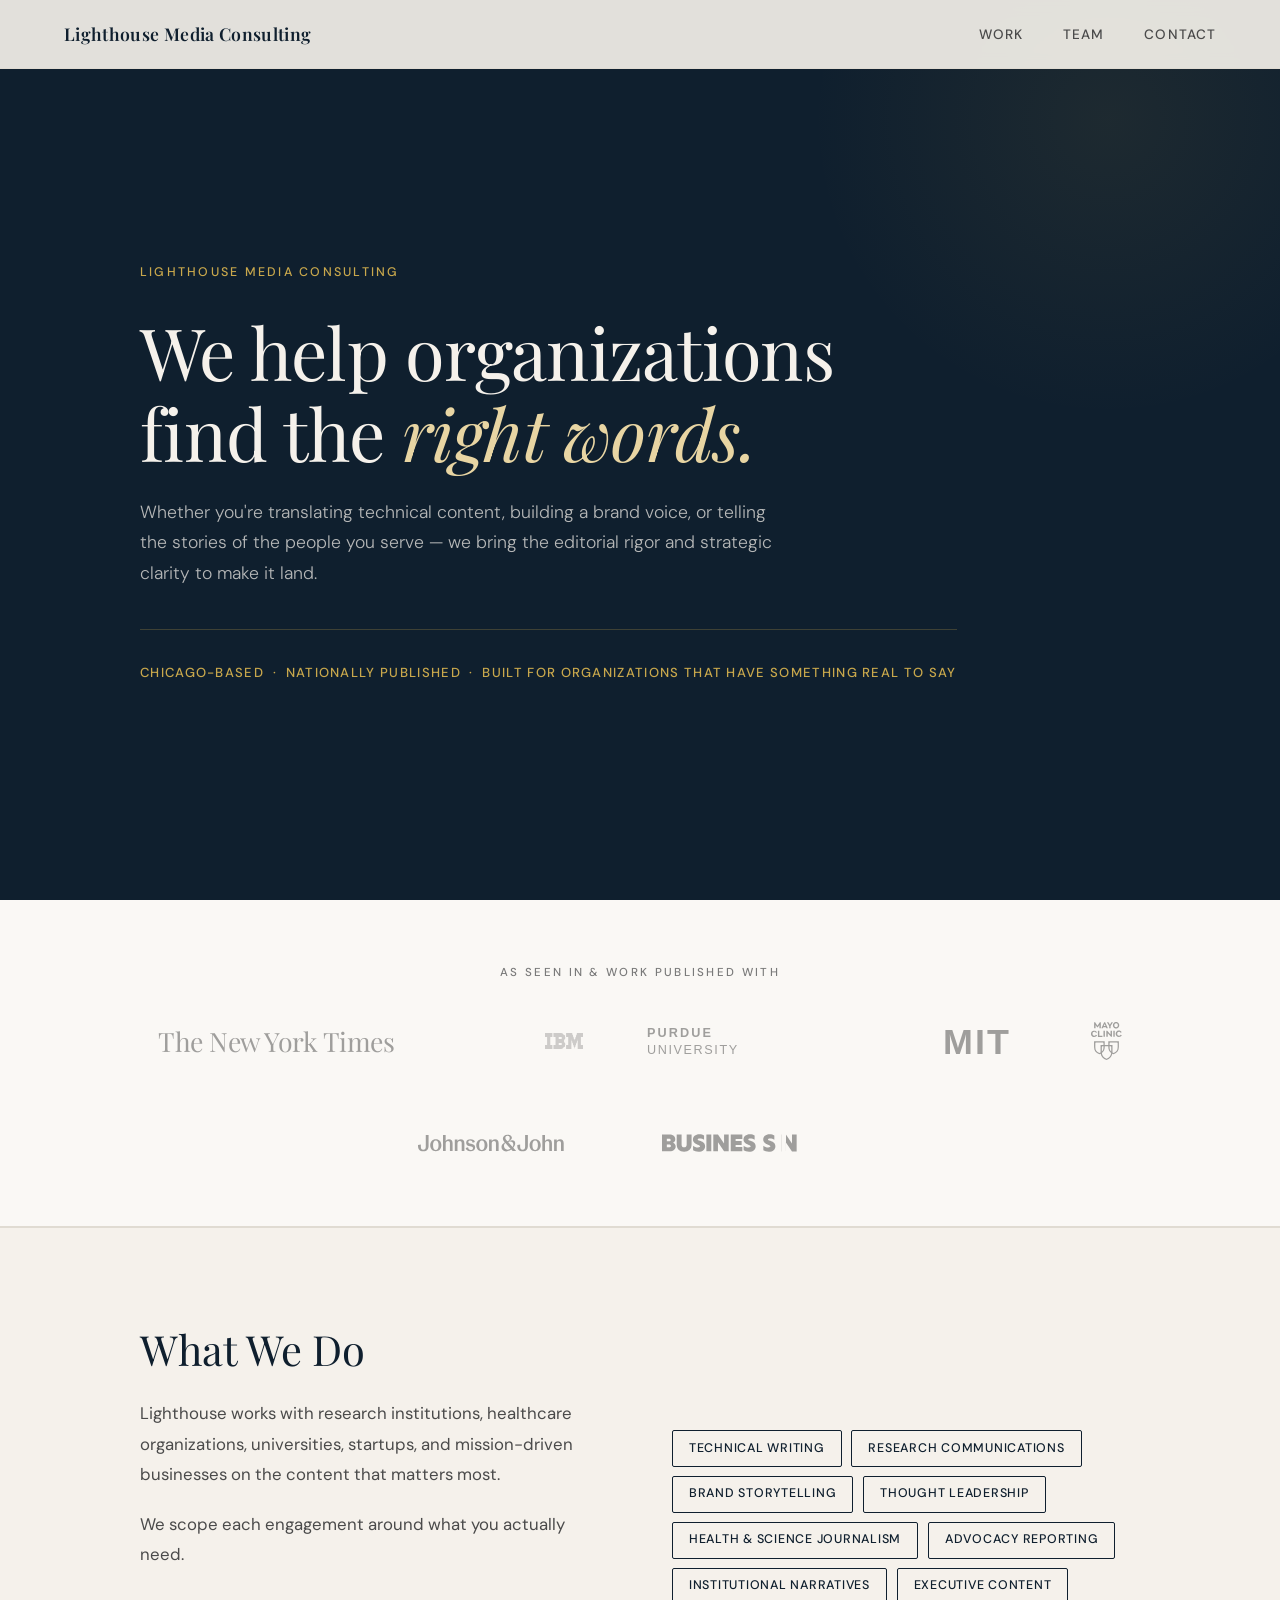
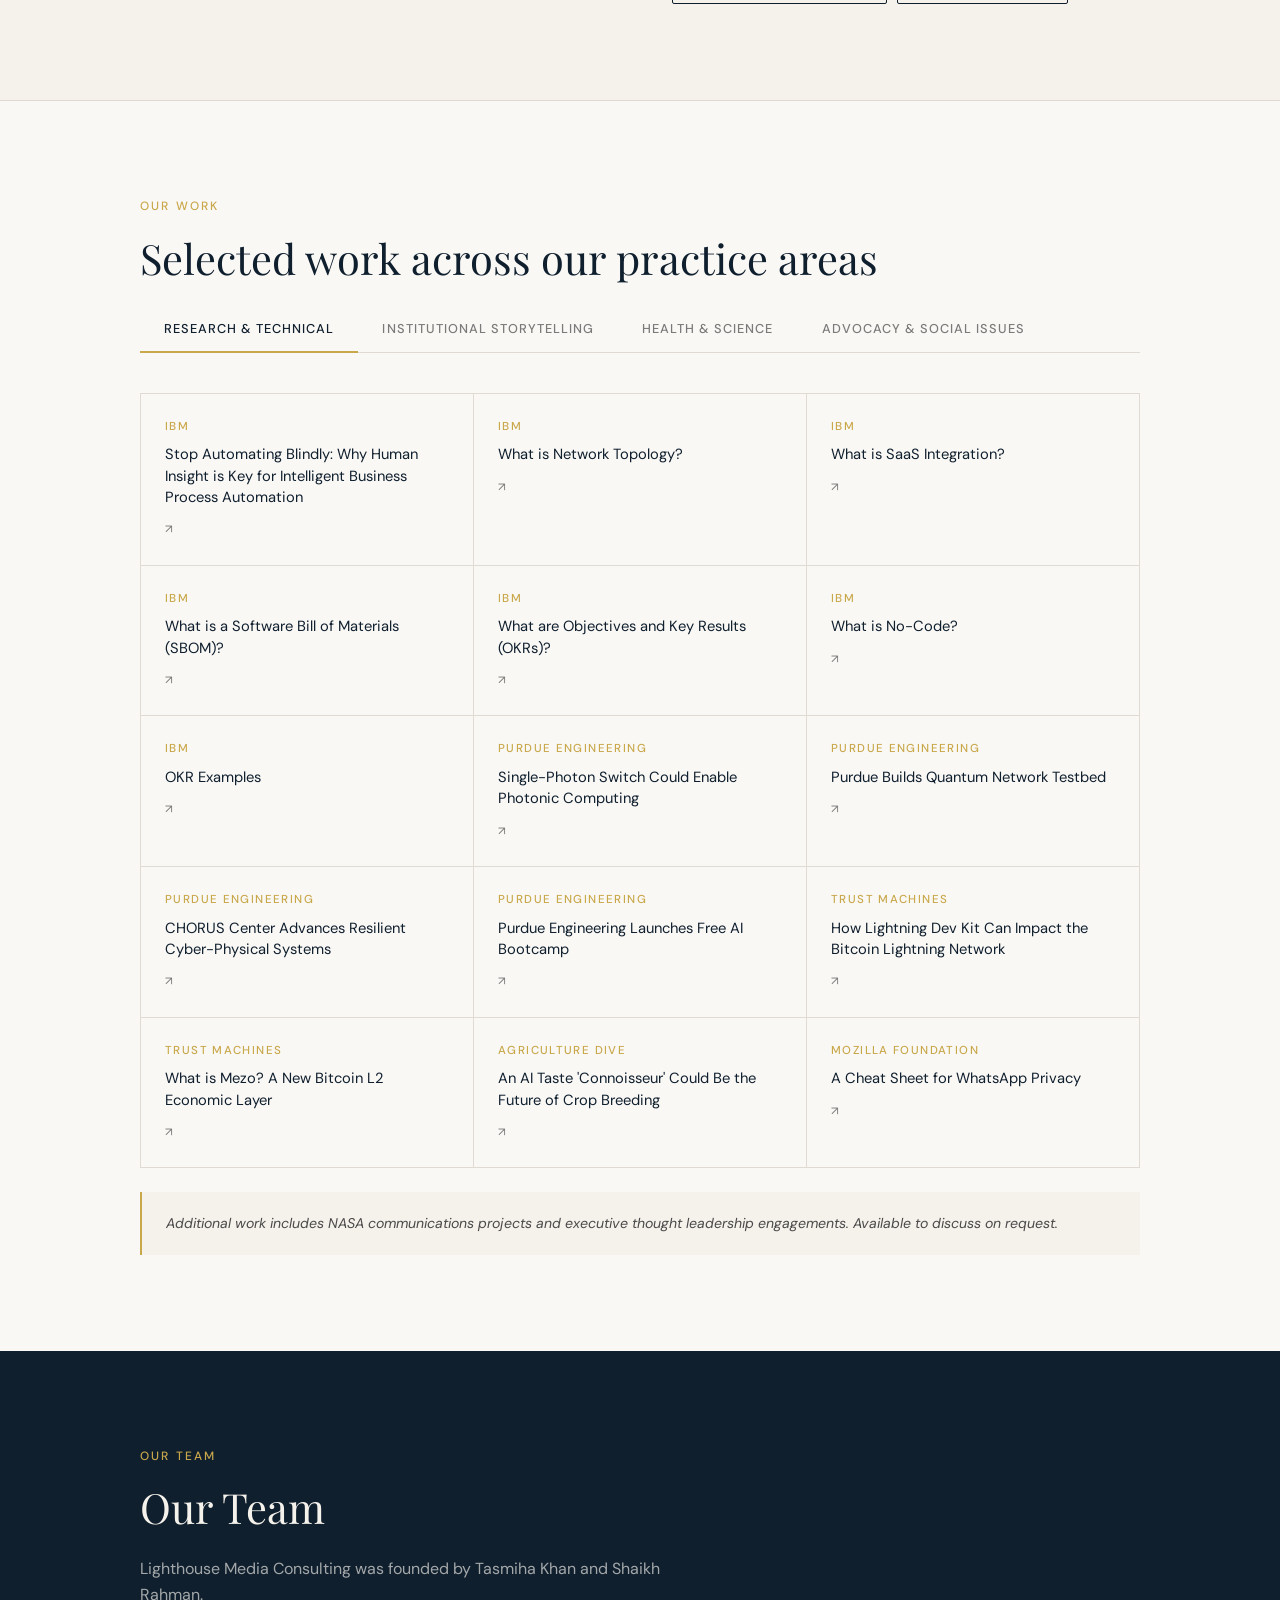
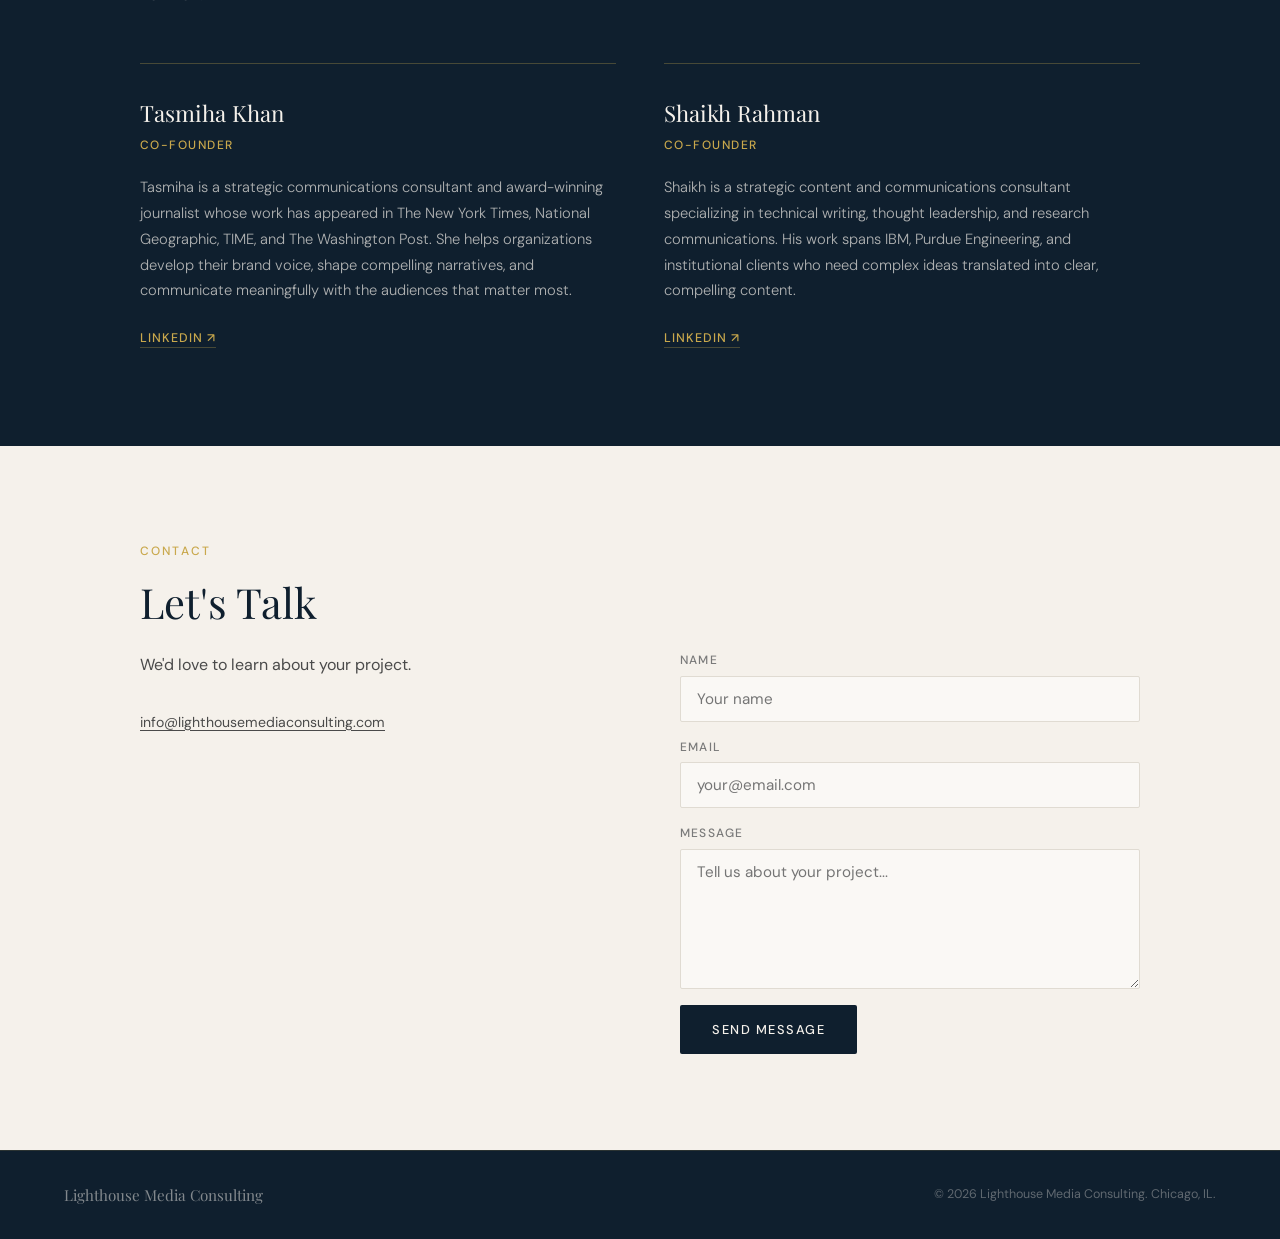
<file: index.html>
<!DOCTYPE html>
<html lang="en">
<head>
  <meta charset="UTF-8" />
  <meta name="viewport" content="width=device-width, initial-scale=1.0" />
  <title>Lighthouse Media Consulting</title>
  <link rel="preconnect" href="https://fonts.googleapis.com" />
  <link rel="preconnect" href="https://fonts.gstatic.com" crossorigin />
  <link href="https://fonts.googleapis.com/css2?family=Playfair+Display:ital,wght@0,400;0,600;1,400&family=DM+Sans:wght@300;400;500&display=swap" rel="stylesheet" />
  <style>
    :root {
      --navy: #0f1f2e;
      --cream: #f5f1eb;
      --gold: #c9a84c;
      --gold-light: #e8d5a3;
      --warm-white: #faf8f5;
      --text-dark: #1a1a1a;
      --text-mid: #4a4a4a;
      --text-light: #7a7a7a;
      --border: #e0dbd2;
    }

    * {
      margin: 0;
      padding: 0;
      box-sizing: border-box;
    }

    html {
      scroll-behavior: smooth;
    }

    body {
      font-family: 'DM Sans', sans-serif;
      background: var(--warm-white);
      color: var(--text-dark);
      font-size: 16px;
      line-height: 1.6;
    }

    /* NAV */
    nav {
      position: fixed;
      top: 0;
      left: 0;
      right: 0;
      z-index: 100;
      display: flex;
      justify-content: space-between;
      align-items: center;
      padding: 1.25rem 4rem;
      background: rgba(245, 241, 235, 0.92);
      backdrop-filter: blur(8px);
      border-bottom: 1px solid var(--border);
    }

    .nav-logo {
      font-family: 'Playfair Display', serif;
      font-size: 1.1rem;
      font-weight: 600;
      color: var(--navy);
      letter-spacing: 0.02em;
      text-decoration: none;
    }

    .nav-links {
      display: flex;
      gap: 2.5rem;
      list-style: none;
    }

    .nav-links a {
      font-size: 0.85rem;
      font-weight: 500;
      color: var(--text-mid);
      text-decoration: none;
      letter-spacing: 0.08em;
      text-transform: uppercase;
      transition: color 0.2s;
    }

    .nav-links a:hover {
      color: var(--navy);
    }

    /* HERO */
    .hero {
      min-height: 100vh;
      display: flex;
      align-items: center;
      justify-content: center;
      padding: 8rem 4rem 5rem;
      background: var(--navy);
      position: relative;
      overflow: hidden;
    }

    .hero::before {
      content: '';
      position: absolute;
      top: -20%;
      right: -10%;
      width: 600px;
      height: 600px;
      background: radial-gradient(circle, rgba(201, 168, 76, 0.08) 0%, transparent 70%);
      pointer-events: none;
    }



    .hero-inner {
      max-width: 1000px;
      width: 100%;
      margin: 0 auto;
      animation: fadeUp 0.9s ease forwards;
      opacity: 0;
    }

    .hero-eyebrow {
      font-size: 0.78rem;
      font-weight: 500;
      letter-spacing: 0.18em;
      text-transform: uppercase;
      color: var(--gold);
      margin-bottom: 1.75rem;
    }

    .hero h1 {
      font-family: 'Playfair Display', serif;
      font-size: clamp(2.8rem, 6vw, 4.5rem);
      font-weight: 400;
      line-height: 1.12;
      color: var(--cream);
      margin-bottom: 1.5rem;
      letter-spacing: -0.01em;
    }

    .hero h1 em {
      font-style: italic;
      color: var(--gold-light);
    }

    .hero-sub {
      font-size: 1.1rem;
      font-weight: 300;
      color: rgba(245, 241, 235, 0.72);
      max-width: 640px;
      line-height: 1.75;
      margin-bottom: 2.5rem;
    }

    .hero-tagline {
      font-size: 0.82rem;
      font-weight: 500;
      letter-spacing: 0.1em;
      text-transform: uppercase;
      color: var(--gold);
      padding-top: 2rem;
      border-top: 1px solid rgba(201, 168, 76, 0.25);
      display: inline-block;
    }

    /* SECTIONS */
    section {
      padding: 6rem 4rem;
    }

    .section-inner {
      max-width: 1000px;
      margin: 0 auto;
    }

    .section-label {
      font-size: 0.75rem;
      font-weight: 500;
      letter-spacing: 0.18em;
      text-transform: uppercase;
      color: var(--gold);
      margin-bottom: 1rem;
    }

    .section-title {
      font-family: 'Playfair Display', serif;
      font-size: clamp(1.8rem, 3.5vw, 2.6rem);
      font-weight: 400;
      color: var(--navy);
      margin-bottom: 1.5rem;
      line-height: 1.2;
    }

    /* LOGO BAR */
    .logo-bar {
      background: var(--warm-white);
      padding: 4rem 4rem;
      border-bottom: 1px solid var(--border);
    }

    .logo-bar-inner {
      max-width: 1000px;
      margin: 0 auto;
      display: flex;
      flex-direction: column;
      align-items: center;
      gap: 2.5rem;
    }

    .logo-bar-label {
      font-size: 0.72rem;
      font-weight: 500;
      letter-spacing: 0.2em;
      text-transform: uppercase;
      color: var(--text-light);
      text-align: center;
    }

    .logo-bar-logos {
      display: flex;
      align-items: center;
      justify-content: center;
      flex-wrap: wrap;
      gap: 4rem;
      width: 100%;
    }

    .logo-item {
      color: var(--text-dark);
      opacity: 0.4;
      height: 38px;
      width: auto;
      flex-shrink: 0;
      display: block;
      transition: opacity 0.2s;
    }

    .logo-item:hover {
      opacity: 0.75;
    }

    @media (max-width: 768px) {
      .logo-bar {
        padding: 2.5rem 1.5rem;
      }
      .logo-bar-logos {
        gap: 2.5rem;
      }
      .logo-item {
        height: 26px;
      }
    }

    /* WHAT WE DO */
    .what-we-do {
      background: var(--cream);
      border-top: 1px solid var(--border);
      border-bottom: 1px solid var(--border);
    }

    .what-body {
      display: grid;
      grid-template-columns: 1fr 1fr;
      gap: 4rem;
      align-items: start;
    }

    .what-body p {
      color: var(--text-mid);
      font-size: 1.05rem;
      line-height: 1.8;
      margin-bottom: 1.25rem;
    }

    .service-tags {
      display: flex;
      flex-wrap: wrap;
      gap: 0.6rem;
      margin-top: 2rem;
    }

    .tag {
      font-size: 0.78rem;
      font-weight: 500;
      letter-spacing: 0.06em;
      text-transform: uppercase;
      color: var(--navy);
      border: 1px solid var(--navy);
      padding: 0.45rem 1rem;
      border-radius: 2px;
    }

    /* PORTFOLIO */
    .portfolio {
      background: var(--warm-white);
    }

    .portfolio-intro {
      color: var(--text-light);
      font-size: 0.9rem;
      margin-bottom: 3rem;
      font-style: italic;
    }

    .portfolio-tabs {
      display: flex;
      gap: 0;
      margin-bottom: 2.5rem;
      border-bottom: 1px solid var(--border);
      flex-wrap: wrap;
    }

    .tab-btn {
      font-family: 'DM Sans', sans-serif;
      font-size: 0.8rem;
      font-weight: 500;
      letter-spacing: 0.08em;
      text-transform: uppercase;
      color: var(--text-light);
      background: none;
      border: none;
      padding: 0.85rem 1.5rem;
      cursor: pointer;
      border-bottom: 2px solid transparent;
      margin-bottom: -1px;
      transition: all 0.2s;
    }

    .tab-btn:hover {
      color: var(--navy);
    }

    .tab-btn.active {
      color: var(--navy);
      border-bottom-color: var(--gold);
    }

    .tab-panel {
      display: none;
    }

    .tab-panel.active {
      display: block;
    }

    .work-grid {
      display: grid;
      grid-template-columns: repeat(auto-fill, minmax(280px, 1fr));
      gap: 1px;
      background: var(--border);
      border: 1px solid var(--border);
    }

    .work-item {
      background: var(--warm-white);
      padding: 1.5rem;
      text-decoration: none;
      display: block;
      transition: background 0.2s;
    }

    .work-item:hover {
      background: var(--cream);
    }

    .work-client {
      font-size: 0.72rem;
      font-weight: 500;
      letter-spacing: 0.12em;
      text-transform: uppercase;
      color: var(--gold);
      margin-bottom: 0.5rem;
    }

    .work-title {
      font-size: 0.92rem;
      font-weight: 400;
      color: var(--navy);
      line-height: 1.45;
    }

    .work-arrow {
      display: inline-block;
      margin-top: 0.75rem;
      font-size: 0.75rem;
      color: var(--text-light);
    }

    .work-item:hover .work-arrow {
      color: var(--gold);
    }

    .confidential-note {
      margin-top: 1.5rem;
      padding: 1.25rem 1.5rem;
      background: var(--cream);
      border-left: 2px solid var(--gold);
      font-size: 0.88rem;
      color: var(--text-mid);
      font-style: italic;
    }

    /* TEAM */
    .team {
      background: var(--navy);
    }

    .team .section-title {
      color: var(--cream);
    }

    .team-intro {
      color: rgba(245, 241, 235, 0.65);
      font-size: 1rem;
      margin-bottom: 3.5rem;
      max-width: 560px;
    }

    .team-grid {
      display: grid;
      grid-template-columns: 1fr 1fr;
      gap: 3rem;
    }

    .team-member {
      border-top: 1px solid rgba(201, 168, 76, 0.3);
      padding-top: 2rem;
    }

    .member-name {
      font-family: 'Playfair Display', serif;
      font-size: 1.4rem;
      font-weight: 400;
      color: var(--cream);
      margin-bottom: 0.25rem;
    }

    .member-role {
      font-size: 0.75rem;
      font-weight: 500;
      letter-spacing: 0.12em;
      text-transform: uppercase;
      color: var(--gold);
      margin-bottom: 1.25rem;
    }

    .member-bio {
      font-size: 0.92rem;
      font-weight: 300;
      color: rgba(245, 241, 235, 0.7);
      line-height: 1.75;
      margin-bottom: 1.25rem;
    }

    .member-link {
      font-size: 0.78rem;
      font-weight: 500;
      letter-spacing: 0.08em;
      text-transform: uppercase;
      color: var(--gold);
      text-decoration: none;
      border-bottom: 1px solid rgba(201, 168, 76, 0.3);
      padding-bottom: 1px;
      transition: border-color 0.2s;
    }

    .member-link:hover {
      border-color: var(--gold);
    }

    /* CONTACT */
    .contact {
      background: var(--cream);
    }

    .contact-grid {
      display: grid;
      grid-template-columns: 1fr 1fr;
      gap: 5rem;
      align-items: start;
    }

    .contact-left p {
      color: var(--text-mid);
      font-size: 1rem;
      line-height: 1.75;
      margin-bottom: 2rem;
    }

    .contact-emails {
      display: flex;
      flex-direction: column;
      gap: 0.5rem;
    }

    .contact-emails a {
      font-size: 0.88rem;
      color: var(--text-mid);
      text-decoration: underline;
      text-underline-offset: 3px;
      transition: color 0.2s;
    }

    .contact-emails a:hover {
      color: var(--navy);
    }

    .contact-form {
      display: flex;
      flex-direction: column;
      gap: 1rem;
    }

    .form-group {
      display: flex;
      flex-direction: column;
      gap: 0.35rem;
    }

    .form-group label {
      font-size: 0.75rem;
      font-weight: 500;
      letter-spacing: 0.1em;
      text-transform: uppercase;
      color: var(--text-light);
    }

    .form-group input,
    .form-group textarea {
      font-family: 'DM Sans', sans-serif;
      font-size: 0.95rem;
      color: var(--text-dark);
      background: var(--warm-white);
      border: 1px solid var(--border);
      padding: 0.75rem 1rem;
      border-radius: 2px;
      outline: none;
      transition: border-color 0.2s;
      width: 100%;
    }

    .form-group input:focus,
    .form-group textarea:focus {
      border-color: var(--navy);
    }

    .form-group textarea {
      min-height: 140px;
      resize: vertical;
    }

    .submit-btn {
      font-family: 'DM Sans', sans-serif;
      font-size: 0.8rem;
      font-weight: 500;
      letter-spacing: 0.12em;
      text-transform: uppercase;
      color: var(--cream);
      background: var(--navy);
      border: none;
      padding: 1rem 2rem;
      cursor: pointer;
      border-radius: 2px;
      align-self: flex-start;
      transition: background 0.2s;
    }

    .submit-btn:hover {
      background: var(--gold);
      color: var(--navy);
    }

    /* FOOTER */
    footer {
      background: var(--navy);
      padding: 2rem 4rem;
      display: flex;
      justify-content: space-between;
      align-items: center;
      border-top: 1px solid rgba(201, 168, 76, 0.15);
    }

    .footer-logo {
      font-family: 'Playfair Display', serif;
      font-size: 0.95rem;
      color: rgba(245, 241, 235, 0.5);
    }

    .footer-copy {
      font-size: 0.78rem;
      color: rgba(245, 241, 235, 0.35);
    }

    /* ANIMATIONS */
    @keyframes fadeUp {
      from {
        opacity: 0;
        transform: translateY(24px);
      }
      to {
        opacity: 1;
        transform: translateY(0);
      }
    }

    .reveal {
      opacity: 0;
      transform: translateY(20px);
      transition: opacity 0.7s ease, transform 0.7s ease;
    }

    .reveal.visible {
      opacity: 1;
      transform: translateY(0);
    }

    /* MOBILE */
    @media (max-width: 768px) {
      nav {
        padding: 1rem 1.5rem;
      }

      .nav-links {
        gap: 1.25rem;
      }

      section {
        padding: 4rem 1.5rem;
      }

      .hero {
        padding: 7rem 1.5rem 4rem;
      }

      .team-grid,
      .contact-grid {
        grid-template-columns: 1fr;
        gap: 2.5rem;
      }

      footer {
        padding: 1.5rem;
        flex-direction: column;
        gap: 0.5rem;
        text-align: center;
      }

      .portfolio-tabs {
        gap: 0;
      }

      .tab-btn {
        padding: 0.75rem 1rem;
        font-size: 0.72rem;
      }
    }
  </style>
</head>
<body>

  <!-- NAV -->
  <nav>
    <a href="#" class="nav-logo">Lighthouse Media Consulting</a>
    <ul class="nav-links">
      <li><a href="#work">Work</a></li>
      <li><a href="#team">Team</a></li>
      <li><a href="#contact">Contact</a></li>
    </ul>
  </nav>

  <!-- HERO -->
  <section class="hero" id="top">
    <div class="hero-inner">
      <p class="hero-eyebrow">Lighthouse Media Consulting</p>
      <h1>We help organizations<br>find the <em>right words.</em></h1>
      <p class="hero-sub">
        Whether you're translating technical content, building a brand voice, or telling the stories of the people you serve — we bring the editorial rigor and strategic clarity to make it land.
      </p>
      <span class="hero-tagline">Chicago-based &nbsp;·&nbsp; Nationally published &nbsp;·&nbsp; Built for organizations that have something real to say</span>
    </div>
  </section>

  <!-- AS SEEN IN -->
  <section class="logo-bar">
    <div class="logo-bar-inner">
      <span class="logo-bar-label">As Seen In &amp; Work Published With</span>
      <div class="logo-bar-logos">

        <!-- NYT - clean text version -->
        <svg class="logo-item" viewBox="0 0 340 40" xmlns="http://www.w3.org/2000/svg" aria-label="The New York Times">
          <text x="0" y="32" font-family="'Playfair Display', Georgia, 'Times New Roman', serif" font-size="28" font-weight="400" fill="currentColor" letter-spacing="-0.5">The New York Times</text>
        </svg>

        <!-- IBM -->
        <svg class="logo-item" viewBox="0 -153.5 512 512" xmlns="http://www.w3.org/2000/svg" aria-label="IBM"><path fill="currentColor" d="M99.55552,190.060579 L99.55552,204.282819 L0,204.282819 L0,190.060579 L99.55552,190.060579 Z M255.1384,190.059939 C245.151671,199.241068 232.070596,204.31949 218.50496,204.282019 L113.77792,204.141379 L113.77792,190.059939 Z M403.1664,190.059779 L398.2,204.282179 L393.2784,190.059779 L403.1664,190.059779 Z M355.55584,190.060579 L355.55584,204.282819 L284.44464,204.282819 L284.44464,190.060579 L355.55584,190.060579 Z M512,190.060579 L512,204.282819 L440.8888,204.282819 L440.8888,190.060579 L512,190.060579 Z M271.24672,162.908899 C270.026362,167.89787 268.099708,172.686973 265.52512,177.131139 L113.77792,177.131139 L113.77792,162.908899 Z M412.6976,162.909379 L407.7056,177.131779 L388.7392,177.131779 L383.7472,162.909379 L412.6976,162.909379 Z M355.55584,162.908899 L355.55584,177.131139 L284.44464,177.131139 L284.44464,162.908899 L355.55584,162.908899 Z M512,162.908899 L512,177.131139 L440.8888,177.131139 L440.8888,162.908899 L512,162.908899 Z M99.55552,162.908899 L99.55552,177.131139 L0,177.131139 L0,162.908899 L99.55552,162.908899 Z M71.11104,135.757379 L71.11104,149.979779 L28.44432,149.979779 L28.44432,135.757379 L71.11104,135.757379 Z M184.88896,135.757379 L184.88896,149.979779 L142.22224,149.979779 L142.22224,135.757379 L184.88896,135.757379 Z M270.90576,135.757379 C272.166041,140.393192 272.805755,145.175711 272.80816,149.979779 L224.96976,149.979779 L224.96976,135.757379 Z M422.2304,135.757379 L417.2368,149.979779 L379.208,149.979779 L374.2144,135.757379 L422.2304,135.757379 Z M355.55568,135.757379 L355.55568,149.979779 L312.88896,149.979779 L312.88896,135.757379 L355.55568,135.757379 Z M483.55552,135.757379 L483.55552,149.979779 L440.8888,149.979779 L440.8888,135.757379 L483.55552,135.757379 Z M71.11104,108.606019 L71.11104,122.828259 L28.44432,122.828259 L28.44432,108.606019 L71.11104,108.606019 Z M355.55568,108.606019 L355.55568,122.828259 L312.88896,122.828259 L312.88896,108.606019 L355.55568,108.606019 Z M483.55552,108.606019 L483.55552,122.828259 L440.8888,122.828259 L440.8888,108.606019 L483.55552,108.606019 Z M253.64576,108.605379 C258.382421,112.634795 262.394807,117.444874 265.50928,122.827459 L142.22176,122.827459 L142.22176,108.605379 Z M431.7616,108.605379 L426.7696,122.827779 L369.6752,122.827779 L364.6832,108.605379 L431.7616,108.605379 Z M394.224,81.455 L398.2224,92.951 L402.2192,81.455 L483.5552,81.455 L483.5552,95.677 L440.8896,95.677 L440.8896,82.609 L436.3008,95.677 L360.144,95.677 L355.5552,82.607 L355.5552,95.677 L312.8896,95.677 L312.8896,81.455 L394.224,81.455 Z M142.22224,81.454 L265.51024,81.455 C262.395586,86.838 258.383042,91.648 253.64624,95.677 L142.22224,95.677 L142.22224,81.454 Z M71.11104,81.454 L71.11104,95.677 L28.44432,95.677 L28.44432,81.454 L71.11104,81.454 Z M71.11104,54.303 L71.11104,68.525 L28.44432,68.525 L28.44432,54.303 L71.11104,54.303 Z M184.88896,54.303 L184.88896,68.525 L142.22224,68.525 L142.22224,54.303 L184.88896,54.303 Z M272.80816,54.303 C272.805733,59.107 272.166019,63.89 270.90576,68.525 L224.96976,68.525 L224.96976,54.303 Z M384.7824,54.303 L389.728,68.525 L312.8896,68.525 L312.8896,54.303 L384.7824,54.303 Z M483.5552,54.303 L483.5552,68.525 L406.7168,68.525 L411.6624,54.303 L483.5552,54.303 Z M99.55552,27.151 L99.55552,41.374 L0,41.374 L0,27.151 L99.55552,27.151 Z M265.52512,27.151 C268.099627,31.596 270.026276,36.385 271.24672,41.373 L113.77792,41.373 L113.77792,27.151 Z M512,27.151 L512,41.373 L416.1584,41.373 L421.104,27.151 L512,27.151 Z M375.3408,27.151 L380.2864,41.373 L284.4448,41.373 L284.4448,27.151 L375.3408,27.151 Z M99.55552,0 L99.55552,14.222 L0,14.222 L0,0 L99.55552,0 Z M218.50496,0 C232.066886,-0.018 245.141087,5.058 255.13792,14.222 L113.77792,14.222 L113.77792,0 Z M512,0 L512,14.223 L425.6,14.223 L430.5456,0 L512,0 Z M365.8992,0 L370.8448,14.223 L284.4448,14.223 L284.4448,0 L365.8992,0 Z"/></svg>

        <!-- Purdue - clean text -->
        <svg class="logo-item" viewBox="0 0 220 36" xmlns="http://www.w3.org/2000/svg" aria-label="Purdue University">
          <text x="0" y="14" font-family="Arial, Helvetica, sans-serif" font-size="12" font-weight="700" fill="currentColor" letter-spacing="2" text-anchor="start">PURDUE</text>
          <text x="0" y="30" font-family="Arial, Helvetica, sans-serif" font-size="12" font-weight="400" fill="currentColor" letter-spacing="1.5" text-anchor="start">UNIVERSITY</text>
        </svg>

        <!-- MIT - clean text -->
        <svg class="logo-item" viewBox="0 0 80 36" xmlns="http://www.w3.org/2000/svg" aria-label="MIT">
          <text x="0" y="30" font-family="Arial, Helvetica, sans-serif" font-size="34" font-weight="900" fill="currentColor" letter-spacing="2">MIT</text>
        </svg>

        <!-- Mayo Clinic -->
        <svg class="logo-item" viewBox="0 0 45.4 56" xmlns="http://www.w3.org/2000/svg" aria-label="Mayo Clinic"><path fill="currentColor" fill-rule="evenodd" clip-rule="evenodd" d="M37,9.4c0.6,0,1.2-0.1,1.8-0.3c0.6-0.2,1.1-0.6,1.5-1c0.4-0.4,0.8-1,1-1.5c0.2-0.6,0.3-1.2,0.3-1.8c0-0.6-0.1-1.3-0.3-1.8s-0.6-1.1-1-1.6c-0.4-0.4-1-0.8-1.6-1C38.2,0.1,37.6,0,37,0c-0.6,0-1.3,0.1-1.8,0.3c-0.6,0.2-1.1,0.6-1.6,1c-0.4,0.4-0.8,1-1,1.6c-0.2,0.6-0.3,1.2-0.3,1.8c0,0.6,0.1,1.3,0.3,1.8c0.2,0.6,0.6,1.1,1,1.6c0.4,0.4,1,0.8,1.6,1C35.7,9.4,36.3,9.5,37,9.4L37,9.4z M37,1.8c1.6,0,2.6,1.2,2.6,2.9s-1,2.9-2.6,2.9s-2.6-1.2-2.6-2.9S35.4,1.8,37,1.8z M18.1,7.6H22l0.7,1.7h2.2l-4.1-9h-1.4l-4.1,9h2.2L18.1,7.6z M21.4,6l-1.3-3l-1.3,3H21.4z M9,7.9L6.7,4.3v4.9H4.6v-9h1.5l3.4,5.4L13,0.2h1.5v9h-2.1V4.3l-2.3,3.6L9,7.9z M26.8,9.2h2.1V6l3.5-5.8h-2.3l-2.2,3.9l-2.2-3.9h-2.3L26.8,6V9.2z M10.2,22v-9h2.1v7.3h4.6V22H10.2z M20.5,12.9h-2.1v9h2.1V12.9z M7.1,18.9L9,19.6c-0.7,1.6-2.3,2.5-4.3,2.5c-3.1,0-5.2-2.4-4.7-5.6c0.2-0.9,0.7-1.8,1.3-2.5C2.1,13.4,3,13,3.9,12.8c2.3-0.3,4.3,0.7,5,2.5L7.1,16c-0.2-0.5-0.5-0.9-0.9-1.1c-0.4-0.3-0.9-0.4-1.4-0.4c-1.6,0-2.6,1.2-2.6,2.9s1,2.9,2.6,2.9c0.5,0,1-0.1,1.4-0.4C6.6,19.8,6.9,19.4,7.1,18.9z M35,12.9h-2.1v9H35V12.9z M42.5,20c0.4-0.3,0.8-0.6,1-1.1l1.9,0.7c-0.7,1.6-2.3,2.5-4.3,2.5c-3.1,0-5.2-2.4-4.7-5.6c0.2-0.9,0.7-1.8,1.3-2.5c0.7-0.7,1.6-1.1,2.5-1.3c2.3-0.3,4.3,0.7,5,2.5L43.5,16c-0.2-0.5-0.5-0.9-0.9-1.1c-0.4-0.3-0.9-0.4-1.4-0.4c-1.6,0-2.6,1.2-2.6,2.9c0,1.8,1,2.9,2.6,2.9C41.6,20.4,42.1,20.2,42.5,20z M24,12.9h-1.4v9h2.1v-5.5l4.8,5.5h1.4v-9h-2.1v5.5L24,12.9z M25.5,34v-5.8h15.6v8.8c0,5.3-2.6,8.7-7.8,10.4c-0.6-0.2-1.3-0.4-1.9-0.7v0.2c-0.8,4.5-3.6,7.5-8.6,9.1c-5-1.6-7.8-4.6-8.6-9.1c0,0,0-0.1,0-0.2c-0.6,0.3-1.2,0.5-1.9,0.7c-5.3-1.7-7.8-5.1-7.8-10.4v-8.8h15.7V34H25.5z M12.4,45.6c-4.3-1.7-6-4.2-6-8.9V31c0-0.5,0.4-0.9,0.9-0.9h10.2c0.5,0,0.9,0.4,0.9,0.9v3h-4.3v10.8C13.6,45.1,13,45.4,12.4,45.6z M18.4,36.7v-0.8h-1.5c-0.5,0-0.9,0.4-0.9,0.9v6.7C17.7,41.9,18.4,39.8,18.4,36.7z M22.9,54.1c4.2-1.7,6.3-4.1,6.8-8.1c0-0.2,0-0.3,0-0.3c-2.8-1.9-4.2-4.8-4.2-8.7v-1.2h-5.2v1.2c0,3.9-1.4,6.8-4.2,8.7c0,0.2,0,0.3,0,0.3C16.6,50,18.7,52.5,22.9,54.1z M27.4,36.7c0,3,0.7,5.2,2.4,6.8v-6.7c0-0.5-0.4-0.9-0.9-0.9h-1.5V36.7z M33.3,45.6c4.3-1.7,6-4.2,6-8.9V31c0-0.5-0.4-0.9-0.9-0.9H28.3c-0.5,0-0.9,0.4-0.9,0.9v3h4.3v10.8C32.2,45.1,32.8,45.4,33.3,45.6z"/></svg>

        <!-- J&J -->
        <svg class="logo-item" viewBox="0 0 601.8 56" xmlns="http://www.w3.org/2000/svg" aria-label="Johnson and Johnson" style="width:180px"><path fill="currentColor" d="M59.5,51.3c-5.9,0-9.2-5.6-9.2-15.7c0-10.3,3.3-15.7,9.2-15.7s9.2,5.5,9.2,15.7C68.7,45.9,65.4,51.3,59.5,51.3z M59.5,15.8c-12,0-18.7,9-18.7,19.9c0,10.9,6.7,19.9,18.7,19.9s18.7-9,18.7-19.9C78.2,24.7,71.5,15.8,59.5,15.8z M143,15.8c-5.7,0-8.8,2.5-10.6,5.6H132v-4.8h-9v38.3h9V30.1c0-5.7,2.9-9,7.6-9c4.5,0,6.5,3,6.5,7.5v26.2h9V28.5C155.1,20.6,150.9,15.8,143,15.8z M175.6,15.8c-8.3,0-14.6,3.5-14.6,11c0,6.4,4.4,9.8,9.3,11l7.6,1.9c4.1,1,5.9,2.5,5.9,5.7c0,3.9-2.8,6.1-7.6,6.1c-5.2,0-7.9-2.5-8.7-8.9l-8.1,2.3c0.5,6.6,6.6,10.6,15.8,10.6c10.3,0,15.9-4.8,15.9-12.5c0-7.2-5-10.2-10.2-11.5l-7.3-1.8c-3.7-0.9-5.3-2.6-5.3-5.1c0-3.1,2.6-4.9,6.5-4.9c4.6,0,7.4,2.5,7.8,7.3l7.6-2.3C189.3,19.5,184,15.8,175.6,15.8z M213.5,51.3c-5.9,0-9.2-5.6-9.2-15.7c0-10.3,3.3-15.7,9.2-15.7s9.2,5.5,9.2,15.7C222.7,45.9,219.4,51.3,213.5,51.3z M213.5,15.8c-12,0-18.7,9-18.7,19.9c0,10.9,6.7,19.9,18.7,19.9s18.7-9,18.7-19.9C232.2,24.7,225.5,15.8,213.5,15.8z M257.6,15.8c-5.7,0-8.8,2.5-10.6,5.6h-0.5v-4.8h-9v38.3h9V30.1c0-5.7,2.9-9,7.6-9c4.5,0,6.5,3,6.5,7.5v26.2h9V28.5C269.6,20.6,265.5,15.8,257.6,15.8z M391.7,51.3c-5.9,0-9.2-5.6-9.2-15.7c0-10.3,3.3-15.7,9.2-15.7c5.9,0,9.2,5.5,9.2,15.7C400.8,45.9,397.6,51.3,391.7,51.3z M391.7,15.8c-12,0-18.7,9-18.7,19.9c0,10.9,6.7,19.9,18.7,19.9c12,0,18.7-9,18.7-19.9C410.3,24.7,403.7,15.8,391.7,15.8z M475.1,15.8c-5.7,0-8.8,2.5-10.6,5.6h-0.5v-4.8h-9v38.3h9V30.1c0-5.7,2.9-9,7.6-9c4.5,0,6.5,3,6.5,7.5v26.2h9V28.5C487.2,20.6,483.1,15.8,475.1,15.8z M35.5,1.2H26v39.5c0,6.4-2.5,10.2-8.3,10.2C12,51,9.5,47,9.5,40v-7.3L0,35v3.3C0,48.3,5,56,17.7,56c12.8,0,17.7-7.6,17.7-17.7V1.2z M92.6,1.2h-9v53.5h9V30.1c0-5.7,2.9-9,7.6-9c4.5,0,6.5,3,6.5,7.5v26.2h9V28.5c0-7.9-4.1-12.8-12.1-12.8c-5.7,0-8.8,2.5-10.6,5.6h-0.5V1.2z M367.6,1.2h-9.5v39.5c0,6.4-2.5,10.2-8.3,10.2c-5.7,0-8.3-4.1-8.3-11v-7.3l-9.5,2.4v3.3c0,10,5,17.7,17.7,17.7c12.8,0,17.7-7.6,17.7-17.7V1.2z M424.7,1.2h-9v53.5h9V30.1c0-5.7,2.9-9,7.6-9c4.5,0,6.5,3,6.5,7.5v26.2h9V28.5c0-7.9-4.1-12.8-12.1-12.8c-5.7,0-8.8,2.5-10.6,5.6h-0.5V1.2z M299.4,50.4c-7.3,0-11.9-6-11.9-12.3c0-4,1.8-7.6,4.7-9.7l17.3,18.9C306.3,49.2,302.7,50.4,299.4,50.4z M316.2,41l-15-16.5c2.7-1.1,5.3-1.5,7.4-1.5c6.2,0,10,3.6,10,9.8C318.7,35.6,317.9,38.4,316.2,41z M299.2,22.3l-3.3-3.7c-2.9-3.2-3.7-5.2-3.7-7.6c0-4.4,2.8-7,7.3-7c4.5,0,7.2,2.6,7.2,7.3C306.6,15.8,304.5,19.9,299.2,22.3z M299.6,0c-10.6,0-15.8,5.9-15.8,13.2c0,4,1.7,8,6.1,12.8l0.1,0.2c-7.5,3.6-10.9,9.4-10.9,15.4c0,7.9,6,14.5,15.4,14.5c5.4,0,11.6-2.2,17.3-6.2l4.6,5h12v-0.4l-9.8-10.8c4.1-4.9,6.5-10.2,6.5-14.9c0-5.8-3.9-9.7-10-9.7c-3.2,0-6.8,0.9-9.2,1.8l-0.2-0.3c5.8-3.1,8.3-6,8.3-10.1C314,4.6,308.8,0,299.6,0z"/></svg>

        <!-- Business Insider -->
        <svg class="logo-item" viewBox="0 0 1365 120" xmlns="http://www.w3.org/2000/svg" aria-label="Business Insider" style="width:200px"><path fill="currentColor" fill-rule="evenodd" d="M0 2.46h49.1c27.31 0 41.59 14.12 41.59 31.46 0 11.97-6.75 20.1-16.11 24.4v.31c11.97 4.3 18.72 13.81 18.72 25.93 0 17.34-13.35 32.53-42.2 32.53H0V2.46Zm47.57 45.42c8.13 0 11.82-4.14 11.82-8.75s-3.68-8.9-11.82-8.9H33.15v17.65h14.42Zm.46 41.43c8.59 0 12.74-4.14 12.74-9.51s-4.3-9.51-12.58-9.51H33.15v19.03h14.88Zm52.32-18.87V2.46h33.45v67.67c0 12.74 6.29 19.49 17.03 19.49s17.49-6.75 17.49-19.64V2.46h33.61v67.98c0 28.85-19.33 49.57-51.1 49.57s-50.49-20.72-50.49-49.57ZM287.1 7.98v29.46c-7.21-5.06-19.49-8.59-29.46-8.59-9.05 0-13.66 2.92-13.66 6.75s5.06 5.83 14.12 9.05c15.35 5.37 36.21 12.58 36.21 36.98 0 21.79-16.42 37.9-45.27 37.9-14.88 0-28.54-4.3-36.98-9.97v-31c8.29 6.75 20.87 12.12 32.99 12.12 10.28 0 15.04-3.84 15.04-8.13 0-5.52-7.83-7.98-17.19-11.36-12.28-4.45-31.76-12.43-31.76-34.68 0-20.1 15.81-36.52 44.04-36.52 12.43 0 23.63 3.22 31.92 7.98Zm15.8-5.52h33.45v114.63H302.9V2.46Zm152.38 114.63h-31.92l-41.28-61.53h-.15v61.53h-31.76V2.46h31.92l41.28 60.46h.15V2.46h31.76v114.63ZM469.09 2.46h79.18v29.77h-45.73v13.81h41.12v27.01h-41.12v14.27h45.73v29.77h-79.18V2.46Zm163.12 5.52v29.46c-7.21-5.06-19.49-8.59-29.46-8.59-9.05 0-13.66 2.92-13.66 6.75s5.06 5.83 14.12 9.05c15.35 5.37 36.21 12.58 36.21 36.98 0 21.79-16.42 37.9-45.27 37.9-14.88 0-28.54-4.3-36.98-9.97v-31c8.29 6.75 20.87 12.12 32.99 12.12 10.28 0 15.04-3.84 15.04-8.13 0-5.52-7.83-7.98-17.19-11.36-12.28-4.45-31.76-12.43-31.76-34.68 0-20.1 15.81-36.52 44.04-36.52 12.43 0 23.63 3.22 31.92 7.98Zm134.51 0v29.46c-7.21-5.06-19.49-8.59-29.46-8.59-9.05 0-13.66 2.92-13.66 6.75s5.06 5.83 14.12 9.05c15.35 5.37 36.21 12.58 36.21 36.98 0 21.79-16.42 37.9-45.27 37.9-14.88 0-28.54-4.3-36.98-9.97v-31c8.29 6.75 20.87 12.12 32.99 12.12 10.28 0 15.04-3.84 15.04-8.13 0-5.52-7.83-7.98-17.19-11.36-12.28-4.45-31.76-12.43-31.76-34.68 0-20.1 15.81-36.52 44.04-36.52 12.43 0 23.63 3.22 31.92 7.98Zm45.97 109.33h33.45V2.69h-33.45v114.63ZM919.08 2.69h-31.76v60.46h-.15L845.89 2.69h-31.92v114.63h31.76V55.79h.15l41.28 61.53h31.92V2.69Z"/></svg>

      </div>
    </div>
  </section>

    <!-- WHAT WE DO -->
  <section class="what-we-do" id="about">
    <div class="section-inner reveal">
      <h2 class="section-title">What We Do</h2>
      <div class="what-body">
        <div class="what-text">
          <p>
            Lighthouse works with research institutions, healthcare organizations, universities, startups, and mission-driven businesses on the content that matters most.
          </p>
          <p>
            We scope each engagement around what you actually need.
          </p>
        </div>
        <div class="service-tags">
          <span class="tag">Technical Writing</span>
          <span class="tag">Research Communications</span>
          <span class="tag">Brand Storytelling</span>
          <span class="tag">Thought Leadership</span>
          <span class="tag">Health & Science Journalism</span>
          <span class="tag">Advocacy Reporting</span>
          <span class="tag">Institutional Narratives</span>
          <span class="tag">Executive Content</span>
        </div>
      </div>
    </div>
  </section>

  <!-- PORTFOLIO -->
  <section class="portfolio" id="work">
    <div class="section-inner reveal">
      <p class="section-label">Our Work</p>
      <h2 class="section-title">Selected work across our practice areas</h2>

      <div class="portfolio-tabs">
        <button class="tab-btn active" onclick="showTab('technical')">Research & Technical</button>
        <button class="tab-btn" onclick="showTab('institutional')">Institutional Storytelling</button>
        <button class="tab-btn" onclick="showTab('health')">Health & Science</button>
        <button class="tab-btn" onclick="showTab('advocacy')">Advocacy & Social Issues</button>
      </div>

      <!-- RESEARCH & TECHNICAL -->
      <div class="tab-panel active" id="tab-technical">
        <div class="work-grid">
          <a class="work-item" href="https://www.ibm.com/think/insights/intelligent-business-process-automation" target="_blank">
            <p class="work-client">IBM</p>
            <p class="work-title">Stop Automating Blindly: Why Human Insight is Key for Intelligent Business Process Automation</p>
            <span class="work-arrow">↗</span>
          </a>
          <a class="work-item" href="https://www.ibm.com/think/topics/network-topology" target="_blank">
            <p class="work-client">IBM</p>
            <p class="work-title">What is Network Topology?</p>
            <span class="work-arrow">↗</span>
          </a>
          <a class="work-item" href="https://www.ibm.com/think/topics/saas-integration" target="_blank">
            <p class="work-client">IBM</p>
            <p class="work-title">What is SaaS Integration?</p>
            <span class="work-arrow">↗</span>
          </a>
          <a class="work-item" href="https://www.ibm.com/think/topics/sbom" target="_blank">
            <p class="work-client">IBM</p>
            <p class="work-title">What is a Software Bill of Materials (SBOM)?</p>
            <span class="work-arrow">↗</span>
          </a>
          <a class="work-item" href="https://www.ibm.com/think/topics/okrs" target="_blank">
            <p class="work-client">IBM</p>
            <p class="work-title">What are Objectives and Key Results (OKRs)?</p>
            <span class="work-arrow">↗</span>
          </a>
          <a class="work-item" href="https://www.ibm.com/think/topics/no-code" target="_blank">
            <p class="work-client">IBM</p>
            <p class="work-title">What is No-Code?</p>
            <span class="work-arrow">↗</span>
          </a>
          <a class="work-item" href="https://www.ibm.com/think/topics/okr-examples" target="_blank">
            <p class="work-client">IBM</p>
            <p class="work-title">OKR Examples</p>
            <span class="work-arrow">↗</span>
          </a>
          <a class="work-item" href="https://engineering.purdue.edu/Engr/AboutUs/News/Spotlights/2025/2025-1120-Single-photon-switch-could-enable-photonic-computing" target="_blank">
            <p class="work-client">Purdue Engineering</p>
            <p class="work-title">Single-Photon Switch Could Enable Photonic Computing</p>
            <span class="work-arrow">↗</span>
          </a>
          <a class="work-item" href="https://engineering.purdue.edu/Engr/AboutUs/News/Spotlights/2025/2025-0910-Purdue-builds-quantum-network-testbed-for-breakthrough-experiments" target="_blank">
            <p class="work-client">Purdue Engineering</p>
            <p class="work-title">Purdue Builds Quantum Network Testbed</p>
            <span class="work-arrow">↗</span>
          </a>
          <a class="work-item" href="https://engineering.purdue.edu/Engr/AboutUs/News/Spotlights/2026/2026-0127-Purdues-CHORUS-Center-advances-resilient-cyber-physical-systems-for-autonomous-transportation" target="_blank">
            <p class="work-client">Purdue Engineering</p>
            <p class="work-title">CHORUS Center Advances Resilient Cyber-Physical Systems</p>
            <span class="work-arrow">↗</span>
          </a>
          <a class="work-item" href="https://engineering.purdue.edu/ECE/News/2026/purdue-engineering-launches-free-ai-bootcamp-to-build-job-ready-competency-ahead-of-university-wide-requirement" target="_blank">
            <p class="work-client">Purdue Engineering</p>
            <p class="work-title">Purdue Engineering Launches Free AI Bootcamp</p>
            <span class="work-arrow">↗</span>
          </a>
          <a class="work-item" href="https://web.archive.org/web/20241114164901/https://trustmachines.co/blog/lightning-dev-kit-impact-bitcoin-lightning-network/" target="_blank">
            <p class="work-client">Trust Machines</p>
            <p class="work-title">How Lightning Dev Kit Can Impact the Bitcoin Lightning Network</p>
            <span class="work-arrow">↗</span>
          </a>
          <a class="work-item" href="https://web.archive.org/web/20251117065759/https://trustmachines.co/blog/mezo-bitcoin-l2/" target="_blank">
            <p class="work-client">Trust Machines</p>
            <p class="work-title">What is Mezo? A New Bitcoin L2 Economic Layer</p>
            <span class="work-arrow">↗</span>
          </a>
          <a class="work-item" href="https://www.agriculturedive.com/news/an-ai-taste-connoisseur-could-be-the-future-of-crop-breeding/700086/" target="_blank">
            <p class="work-client">Agriculture Dive</p>
            <p class="work-title">An AI Taste 'Connoisseur' Could Be the Future of Crop Breeding</p>
            <span class="work-arrow">↗</span>
          </a>
          <a class="work-item" href="https://www.mozillafoundation.org/en/blog/a-cheat-sheet-for-whatsapp-privacy/" target="_blank">
            <p class="work-client">Mozilla Foundation</p>
            <p class="work-title">A Cheat Sheet for WhatsApp Privacy</p>
            <span class="work-arrow">↗</span>
          </a>
        </div>
        <div class="confidential-note">
          Additional work includes NASA communications projects and executive thought leadership engagements. Available to discuss on request.
        </div>
      </div>

      <!-- INSTITUTIONAL STORYTELLING -->
      <div class="tab-panel" id="tab-institutional">
        <div class="work-grid">
          <a class="work-item" href="https://engineering.purdue.edu/Engr/AboutUs/News/Features/2025/2025-1202-Purdue-Engineering-pipeline-ChE-Professional-Masters-Program-connects-talent-to-industry" target="_blank">
            <p class="work-client">Purdue Engineering</p>
            <p class="work-title">ChE Professional Master's Program Connects Talent to Industry</p>
            <span class="work-arrow">↗</span>
          </a>
          <a class="work-item" href="https://engineering.purdue.edu/Engr/AboutUs/News/Features/2025/2025-1103-I-Am-Resilient-Computer-Engineerings-Cullen-Bradley" target="_blank">
            <p class="work-client">Purdue Engineering</p>
            <p class="work-title">I Am Resilient: From Missing the Cut to the Deaflympics</p>
            <span class="work-arrow">↗</span>
          </a>
          <a class="work-item" href="https://engineering.purdue.edu/Engr/AboutUs/News/Features/2025/2025-1204-Transportation-engineering-legend-retires-after-transforming-field-mentoring-generations" target="_blank">
            <p class="work-client">Purdue Engineering</p>
            <p class="work-title">Transportation Engineering Legend Retires After Transforming the Field</p>
            <span class="work-arrow">↗</span>
          </a>
          <a class="work-item" href="https://quarterly.mills.edu/beyond-profit-how-darcelle-lahr-is-training-the-next-generation-of-social-entrepreneurs/" target="_blank">
            <p class="work-client">Mills College – Northeastern</p>
            <p class="work-title">Beyond Profit: Training the Next Generation of Social Entrepreneurs</p>
            <span class="work-arrow">↗</span>
          </a>
          <a class="work-item" href="https://magazine.swarthmore.edu/issue/fall-2024/a-hidden-gem/" target="_blank">
            <p class="work-client">Swarthmore College</p>
            <p class="work-title">A Hidden Gem: Shogi Quietly Gains Fans on Campus</p>
            <span class="work-arrow">↗</span>
          </a>
          <a class="work-item" href="https://paw.princeton.edu/article/karen-showalter-05-weaves-together-sustainable-agriculture-and-social-justice" target="_blank">
            <p class="work-client">Princeton University</p>
            <p class="work-title">Karen Showalter Weaves Together Sustainable Agriculture and Social Justice</p>
            <span class="work-arrow">↗</span>
          </a>
          <a class="work-item" href="https://alum.mit.edu/slice/mit-she-fell-love-stars" target="_blank">
            <p class="work-client">MIT</p>
            <p class="work-title">At MIT, She Fell in Love with Stars</p>
            <span class="work-arrow">↗</span>
          </a>
          <a class="work-item" href="https://alumni.umich.edu/michigan-alum/fighting-for-human-rights/" target="_blank">
            <p class="work-client">University of Michigan</p>
            <p class="work-title">Fighting for Human Rights</p>
            <span class="work-arrow">↗</span>
          </a>
          <a class="work-item" href="https://thepenngazette.com/grand-ideas-for-building-community/" target="_blank">
            <p class="work-client">University of Pennsylvania</p>
            <p class="work-title">Grand Ideas for Building Community</p>
            <span class="work-arrow">↗</span>
          </a>
          <a class="work-item" href="https://magazine.ncsu.edu/2025/digital-defenders/" target="_blank">
            <p class="work-client">NC State University</p>
            <p class="work-title">Digital Defenders: Building the Next Generation of Cybersecurity Experts</p>
            <span class="work-arrow">↗</span>
          </a>
          <a class="work-item" href="https://hub.jhu.edu/2022/09/06/intersecting-pathways-for-advancement/" target="_blank">
            <p class="work-client">Johns Hopkins University</p>
            <p class="work-title">Intersecting Pathways for Advancement</p>
            <span class="work-arrow">↗</span>
          </a>
          <a class="work-item" href="https://www.wesleyan.edu/about/news/2023/02/mentoring-the-next-generation-of-scientists.html" target="_blank">
            <p class="work-client">Wesleyan University</p>
            <p class="work-title">Mentoring the Next Generation of Scientists</p>
            <span class="work-arrow">↗</span>
          </a>
        </div>
      </div>

      <!-- HEALTH & SCIENCE -->
      <div class="tab-panel" id="tab-health">
        <div class="work-grid">
          <a class="work-item" href="https://www.jnjmedtech.com/en-US/news/medtech-insights/whats-the-importance-of-measuring-refractive-index-in-vision-care/" target="_blank">
            <p class="work-client">Johnson & Johnson MedTech</p>
            <p class="work-title">The Importance of Measuring Refractive Index in Vision Care</p>
            <span class="work-arrow">↗</span>
          </a>
          <a class="work-item" href="https://mcpress.mayoclinic.org/living-well/what-is-coolsculpting-and-is-it-safe/" target="_blank">
            <p class="work-client">Mayo Clinic</p>
            <p class="work-title">What is CoolSculpting and Is It Safe?</p>
            <span class="work-arrow">↗</span>
          </a>
          <a class="work-item" href="https://www.labmanager.com/considerations-when-selecting-a-bioreactor-31284" target="_blank">
            <p class="work-client">Lab Manager</p>
            <p class="work-title">Considerations When Selecting a Bioreactor</p>
            <span class="work-arrow">↗</span>
          </a>
          <a class="work-item" href="https://www.myuhcvision.com/MWP/public/page/VisionWellness/article/everyday-eye-health/why-sunglasses-are-more-fashion-statement" target="_blank">
            <p class="work-client">UnitedHealthcare Vision</p>
            <p class="work-title">Why Sunglasses Are More Than a Fashion Statement</p>
            <span class="work-arrow">↗</span>
          </a>
          <a class="work-item" href="https://beyondtype2.org/insulin-resistance-weight-effect-diabetes/" target="_blank">
            <p class="work-client">Beyond Type 2</p>
            <p class="work-title">Does Your Weight Affect T2D Management or the Other Way Around?</p>
            <span class="work-arrow">↗</span>
          </a>
          <a class="work-item" href="https://www.health.com/news/fda-breast-implant-warning" target="_blank">
            <p class="work-client">Health</p>
            <p class="work-title">8 Things To Know About Breast Cancer Screening With Implants</p>
            <span class="work-arrow">↗</span>
          </a>
          <a class="work-item" href="https://www.businessinsider.com/tackling-sleep-apnea-and-school-performance-in-children-2021-9" target="_blank">
            <p class="work-client">Business Insider</p>
            <p class="work-title">Sleep Apnea Is More Common in Kids Than Previously Thought</p>
            <span class="work-arrow">↗</span>
          </a>
          <a class="work-item" href="https://mantrahealth.com/post/taking-on-health-equity-in-higher-education/" target="_blank">
            <p class="work-client">Mantra Health</p>
            <p class="work-title">Twin Sisters Take on Health Equity in Higher Education</p>
            <span class="work-arrow">↗</span>
          </a>
          <a class="work-item" href="https://veracityselfcare.com/blogs/the-knowledge/do-iv-therapy-infusions-really-work-here-s-what-the-science-says" target="_blank">
            <p class="work-client">Veracity</p>
            <p class="work-title">Do IV Therapy Infusions Really Work? Here's What the Science Says</p>
            <span class="work-arrow">↗</span>
          </a>
          <a class="work-item" href="https://www.labmanager.com/fostering-safety-expertise-on-your-team-33140" target="_blank">
            <p class="work-client">Lab Manager</p>
            <p class="work-title">Fostering Safety Expertise on Your Team</p>
            <span class="work-arrow">↗</span>
          </a>
          <a class="work-item" href="https://www.health.com/digital-rectal-exam-alone-ineffective-prostate-cancer-7368757" target="_blank">
            <p class="work-client">Health</p>
            <p class="work-title">Digital Rectal Exam Alone Is Ineffective for Prostate Cancer</p>
            <span class="work-arrow">↗</span>
          </a>
          <a class="work-item" href="https://www.labmanager.com/a-guide-to-laboratory-rockers-and-shakers-30830" target="_blank">
            <p class="work-client">Lab Manager</p>
            <p class="work-title">A Guide to Laboratory Rockers and Shakers</p>
            <span class="work-arrow">↗</span>
          </a>
        </div>
      </div>

      <!-- ADVOCACY & EQUITY -->
      <div class="tab-panel" id="tab-advocacy">
        <div class="work-grid">
          <a class="work-item" href="https://theemancipator.org/2024/03/28/health-equity/muslim-women-health-care-doctors/" target="_blank">
            <p class="work-client">The Emancipator</p>
            <p class="work-title">For Muslim Women to Get the Health Care They Deserve, Doctors Need to Listen</p>
            <span class="work-arrow">↗</span>
          </a>
          <a class="work-item" href="https://prismreports.org/2021/04/30/black-muslims-have-been-disproportionately-impacted-by-two-crises-does-anyone-care/" target="_blank">
            <p class="work-client">Prism</p>
            <p class="work-title">Black Muslims Have Been Disproportionately Impacted by Two Crises. Does Anyone Care?</p>
            <span class="work-arrow">↗</span>
          </a>
          <a class="work-item" href="https://www.essence.com/feature/black-maternal-mortality/" target="_blank">
            <p class="work-client">Essence</p>
            <p class="work-title">It's Time To Demand More When It Comes To Black Maternal Health</p>
            <span class="work-arrow">↗</span>
          </a>
          <a class="work-item" href="https://www.vice.com/en/article/ne887z/wearing-hijab-during-pregnancy-muslim-women-face-unique-discrimination-during-pregnancy" target="_blank">
            <p class="work-client">Vice</p>
            <p class="work-title">People Who Wear the Hijab Face Unique Discrimination During Pregnancy</p>
            <span class="work-arrow">↗</span>
          </a>
          <a class="work-item" href="https://amsterdamnews.com/news/2023/11/16/the-impact-of-gun-violence-on-muslim-communities/" target="_blank">
            <p class="work-client">Amsterdam News</p>
            <p class="work-title">Faith and Fear: The Impact of Gun Violence on Muslim Communities</p>
            <span class="work-arrow">↗</span>
          </a>
          <a class="work-item" href="https://prospect.org/health/lowering-drug-prices-personal-for-millions-of-americans/" target="_blank">
            <p class="work-client">The American Prospect</p>
            <p class="work-title">Lowering Drug Prices Is Personal for Millions of Americans</p>
            <span class="work-arrow">↗</span>
          </a>
          <a class="work-item" href="https://prospect.org/health/digital-divide-pushed-my-dads-life-to-the-brink/" target="_blank">
            <p class="work-client">The American Prospect</p>
            <p class="work-title">The Digital Divide Pushed My Dad's Life to the Brink</p>
            <span class="work-arrow">↗</span>
          </a>
          <a class="work-item" href="https://www.ncbi.nlm.nih.gov/pmc/articles/PMC5539910/" target="_blank">
            <p class="work-client">NIH / PubMed Central</p>
            <p class="work-title">Findings from a Qualitative Study of a Diverse Group of American Muslim Women</p>
            <span class="work-arrow">↗</span>
          </a>
          <a class="work-item" href="https://documentedny.com/2025/11/12/ny-taxi-drivers-waymo-autonomous-vehicles/" target="_blank">
            <p class="work-client">Documented NY</p>
            <p class="work-title">NY Taxi Drivers Confront the Rise of Waymo and Autonomous Vehicles</p>
            <span class="work-arrow">↗</span>
          </a>
        </div>
      </div>

    </div>
  </section>

  <!-- TEAM -->
  <section class="team" id="team">
    <div class="section-inner reveal">
      <p class="section-label">Our Team</p>
      <h2 class="section-title">Our Team</h2>
      <p class="team-intro">Lighthouse Media Consulting was founded by Tasmiha Khan and Shaikh Rahman.</p>

      <div class="team-grid">
        <div class="team-member">
          <p class="member-name">Tasmiha Khan</p>
          <p class="member-role">Co-Founder</p>
          <p class="member-bio">Tasmiha is a strategic communications consultant and award-winning journalist whose work has appeared in The New York Times, National Geographic, TIME, and The Washington Post. She helps organizations develop their brand voice, shape compelling narratives, and communicate meaningfully with the audiences that matter most.</p>
          <a class="member-link" href="https://www.linkedin.com/in/tasmihakhan/" target="_blank">LinkedIn ↗</a>
        </div>
        <div class="team-member">
          <p class="member-name">Shaikh Rahman</p>
          <p class="member-role">Co-Founder</p>
          <p class="member-bio">Shaikh is a strategic content and communications consultant specializing in technical writing, thought leadership, and research communications. His work spans IBM, Purdue Engineering, and institutional clients who need complex ideas translated into clear, compelling content.</p>
          <a class="member-link" href="https://www.linkedin.com/in/shaikhsrahman/" target="_blank">LinkedIn ↗</a>
        </div>
      </div>
    </div>
  </section>

  <!-- CONTACT -->
  <section class="contact" id="contact">
    <div class="section-inner reveal">
      <p class="section-label">Contact</p>
      <h2 class="section-title">Let's Talk</h2>
      <div class="contact-grid">
        <div class="contact-left">
          <p>We'd love to learn about your project.</p>
          <div class="contact-emails">
            <a href="mailto:info@lighthousemediaconsulting.com">info@lighthousemediaconsulting.com</a>
          </div>
        </div>
        <form class="contact-form" action="https://api.web3forms.com/submit" method="POST">
          <input type="hidden" name="access_key" value="493fb028-02a3-43ab-9c1f-02c5a50cf26f">
          <input type="hidden" name="subject" value="New inquiry from Lighthouse Media Consulting website">
          <input type="hidden" name="redirect" value="false">
          <div class="form-group">
            <label for="name">Name</label>
            <input type="text" id="name" name="name" required placeholder="Your name" />
          </div>
          <div class="form-group">
            <label for="email">Email</label>
            <input type="email" id="email" name="email" required placeholder="your@email.com" />
          </div>
          <div class="form-group">
            <label for="message">Message</label>
            <textarea id="message" name="message" required placeholder="Tell us about your project..."></textarea>
          </div>
          <button type="submit" class="submit-btn">Send Message</button>
        </form>
      </div>
    </div>
  </section>

  <!-- FOOTER -->
  <footer>
    <span class="footer-logo">Lighthouse Media Consulting</span>
    <span class="footer-copy">© 2026 Lighthouse Media Consulting. Chicago, IL.</span>
  </footer>

  <script>
    // Tab switching
    function showTab(id) {
      document.querySelectorAll('.tab-panel').forEach(p => p.classList.remove('active'));
      document.querySelectorAll('.tab-btn').forEach(b => b.classList.remove('active'));
      document.getElementById('tab-' + id).classList.add('active');
      event.target.classList.add('active');
    }

    // Scroll reveal
    const observer = new IntersectionObserver((entries) => {
      entries.forEach(e => {
        if (e.isIntersecting) {
          e.target.classList.add('visible');
        }
      });
    }, { threshold: 0.1 });

    document.querySelectorAll('.reveal').forEach(el => observer.observe(el));
  </script>

</body>
</html>
</file>
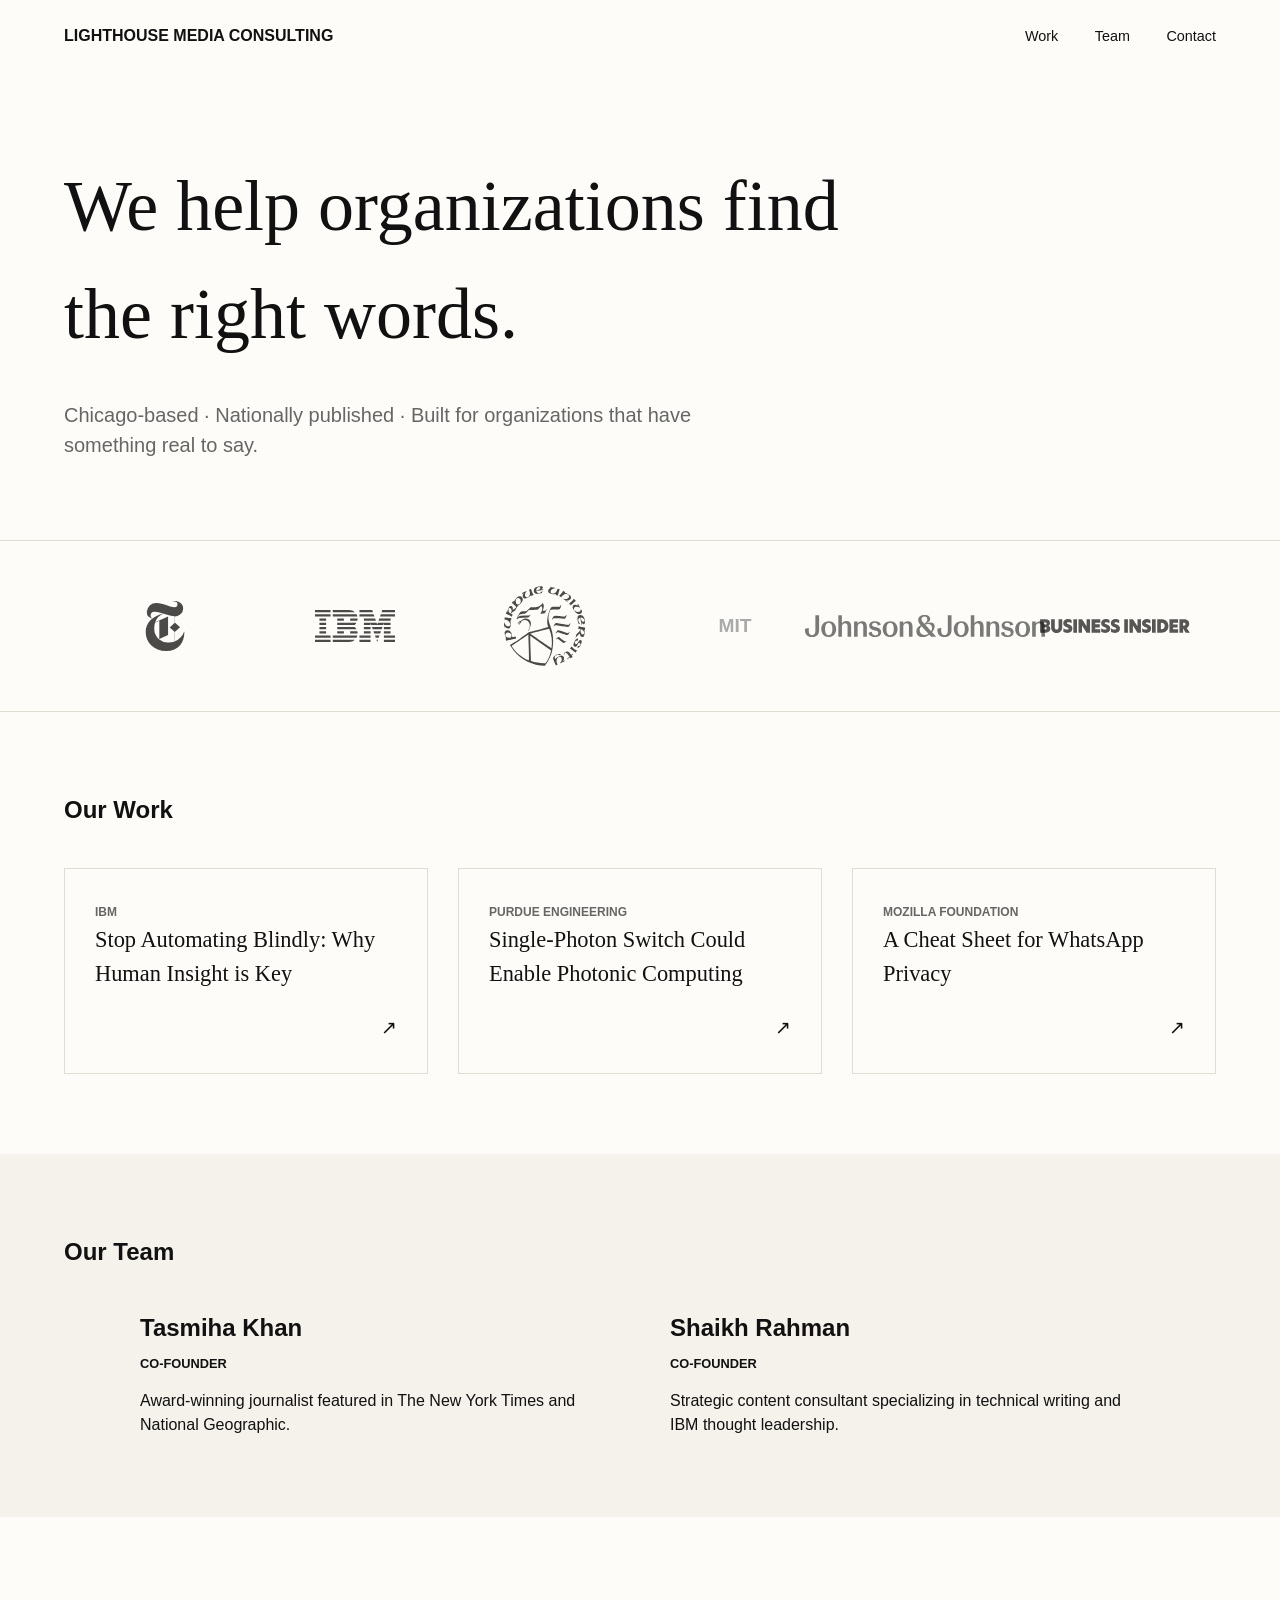
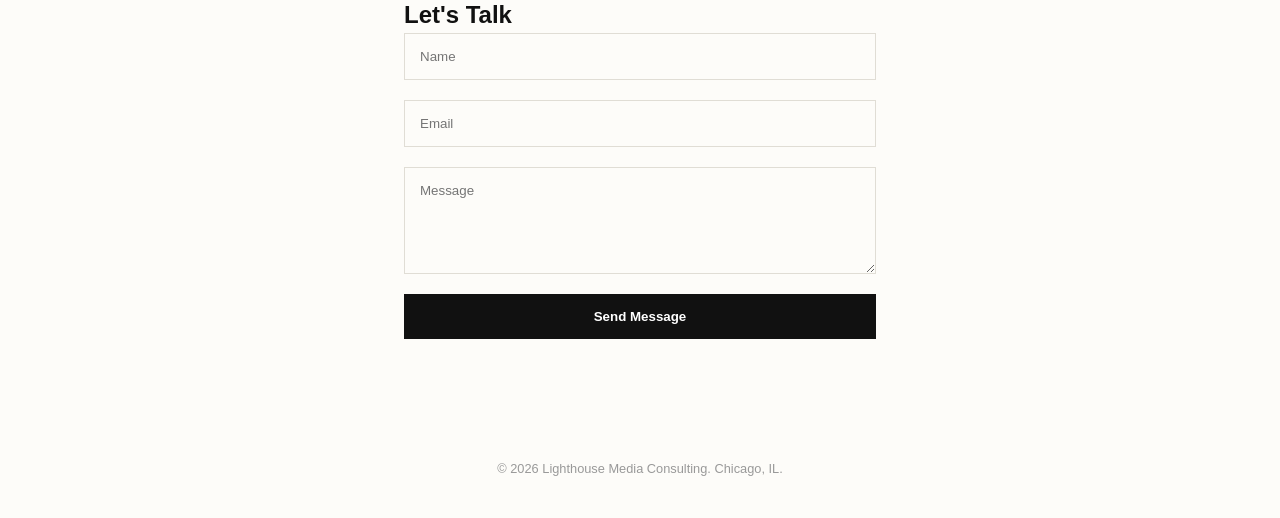
<file: index_old2.html>
<!DOCTYPE html>
<html lang="en">
<head>
    <meta charset="UTF-8">
    <meta name="viewport" content="width=device-width, initial-scale=1.0">
    <title>Lighthouse Media Consulting</title>
    <link rel="stylesheet" href="style.css">
</head>
<body>

<nav>
    <div style="font-weight: 700; text-transform: uppercase;">Lighthouse Media Consulting</div>
    <div class="nav-links">
        <a href="#work">Work</a>
        <a href="#team">Team</a>
        <a href="#contact">Contact</a>
    </div>
</nav>

<section class="hero">
    <h1>We help organizations find the right words.</h1>
    <p>Chicago-based · Nationally published · Built for organizations that have something real to say.</p>
</section>

<section class="as-seen-in">
    <div class="logo-grid">
        <div class="logo-item"><img src="nyt.svg" alt="NYT"></div>
        <div class="logo-item boost"><img src="ibm-svgrepo-com.svg" alt="IBM"></div>
        <div class="logo-item boost"><img src="Purdue_University_idzY2eujTL_1.svg" alt="Purdue"></div>
        <div class="logo-item"><span style="font-weight: 800; font-size: 1.2rem; color: #aaa;">MIT</span></div>
        <div class="logo-item boost"><img src="Johnson___Johnson_Logo_0.svg" alt="J&J"></div>
        <div class="logo-item"><img src="Business_Insider_idaBOXtfR7_1.svg" alt="BI"></div>
    </div>
</section>

<section class="work-section" id="work">
    <h2>Our Work</h2>
    <div class="work-grid">
        <a href="#" class="card">
            <div>
                <span class="card-meta">IBM</span>
                <h3>Stop Automating Blindly: Why Human Insight is Key</h3>
            </div>
            <span class="card-link">↗</span>
        </a>
        <a href="#" class="card">
            <div>
                <span class="card-meta">Purdue Engineering</span>
                <h3>Single-Photon Switch Could Enable Photonic Computing</h3>
            </div>
            <span class="card-link">↗</span>
        </a>
        <a href="#" class="card">
            <div>
                <span class="card-meta">Mozilla Foundation</span>
                <h3>A Cheat Sheet for WhatsApp Privacy</h3>
            </div>
            <span class="card-link">↗</span>
        </a>
    </div>
</section>

<section class="team-section" id="team">
    <h2>Our Team</h2>
    <div class="team-grid">
        <div class="member">
            <h4>Tasmiha Khan</h4>
            <span class="title">Co-Founder</span>
            <p>Award-winning journalist featured in The New York Times and National Geographic.</p>
        </div>
        <div class="member">
            <h4>Shaikh Rahman</h4>
            <span class="title">Co-Founder</span>
            <p>Strategic content consultant specializing in technical writing and IBM thought leadership.</p>
        </div>
    </div>
</section>

<section class="contact-section" id="contact">
    <h2>Let's Talk</h2>
    <form>
        <input type="text" placeholder="Name" required>
        <input type="email" placeholder="Email" required>
        <textarea placeholder="Message" rows="5" required></textarea>
        <button type="submit">Send Message</button>
    </form>
</section>

<footer>
    <p style="text-align: center; padding: 40px; font-size: 0.8rem; color: #999;">
        &copy; 2026 Lighthouse Media Consulting. Chicago, IL.
    </p>
</footer>

</body>
</html>
</file>
<file: style.css>
/* --- Global & Typography --- */
:root {
    --bg: #fdfcf9;
    --text: #111;
    --muted: #666;
    --border: #e0ddd5;
    --serif: "Times New Roman", Times, serif;
    --sans: "Inter", -apple-system, sans-serif;
}

* { box-sizing: border-box; margin: 0; padding: 0; }
body { background: var(--bg); color: var(--text); font-family: var(--sans); line-height: 1.5; }

/* --- Navigation --- */
nav {
    display: flex; justify-content: space-between; align-items: center;
    padding: 1.5rem 5%; max-width: 1400px; margin: 0 auto;
}
.nav-links a { text-decoration: none; color: var(--text); margin-left: 2rem; font-size: 0.9rem; font-weight: 500; }

/* --- Hero --- */
.hero { padding: 80px 5%; max-width: 1000px; }
.hero h1 { font-family: var(--serif); font-size: clamp(2.5rem, 6vw, 4.5rem); font-weight: 400; margin-bottom: 2rem; }
.hero p { font-size: 1.25rem; color: var(--muted); max-width: 700px; }

/* --- Logo Bar (The Fix) --- */
.as-seen-in { padding: 60px 5%; border-top: 1px solid var(--border); border-bottom: 1px solid var(--border); }
.logo-grid { 
    display: grid; grid-template-columns: repeat(2, 1fr); 
    gap: 40px; align-items: center; max-width: 1100px; margin: 0 auto; 
}
@media (min-width: 768px) { .logo-grid { grid-template-columns: repeat(6, 1fr); } }
.logo-item { height: 50px; display: flex; align-items: center; justify-content: center; }
.logo-item img { max-width: 100%; max-height: 100%; object-fit: contain; filter: grayscale(100%); opacity: 0.7; }
.boost img { transform: scale(1.6); }

/* --- Work Grid --- */
.work-section { padding: 80px 5%; max-width: 1400px; margin: 0 auto; }
.work-grid { 
    display: grid; grid-template-columns: 1fr; gap: 30px; margin-top: 40px; 
}
@media (min-width: 768px) { .work-grid { grid-template-columns: repeat(3, 1fr); } }

.card { 
    border: 1px solid var(--border); padding: 30px; 
    display: flex; flex-direction: column; justify-content: space-between;
    text-decoration: none; color: inherit; transition: background 0.3s;
}
.card:hover { background: #f4f2eb; }
.card-meta { font-size: 0.75rem; font-weight: 700; text-transform: uppercase; margin-bottom: 1rem; color: var(--muted); }
.card h3 { font-family: var(--serif); font-size: 1.4rem; font-weight: 400; margin-bottom: 1.5rem; }
.card-link { font-size: 1.2rem; align-self: flex-end; }

/* --- Team Section --- */
.team-section { padding: 80px 5%; background: #f4f2eb; }
.team-grid { display: grid; grid-template-columns: 1fr; gap: 60px; max-width: 1000px; margin: 40px auto 0; }
@media (min-width: 768px) { .team-grid { grid-template-columns: 1fr 1fr; } }
.member h4 { font-size: 1.5rem; margin-bottom: 0.5rem; }
.member .title { font-weight: 700; font-size: 0.8rem; text-transform: uppercase; margin-bottom: 1rem; display: block; }

/* --- Contact Form --- */
.contact-section { padding: 80px 5%; max-width: 600px; margin: 0 auto; }
form { display: flex; flex-direction: column; gap: 20px; }
input, textarea { padding: 15px; border: 1px solid var(--border); background: transparent; font-family: inherit; }
button { padding: 15px; background: var(--text); color: white; border: none; cursor: pointer; font-weight: 600; }
</file>
